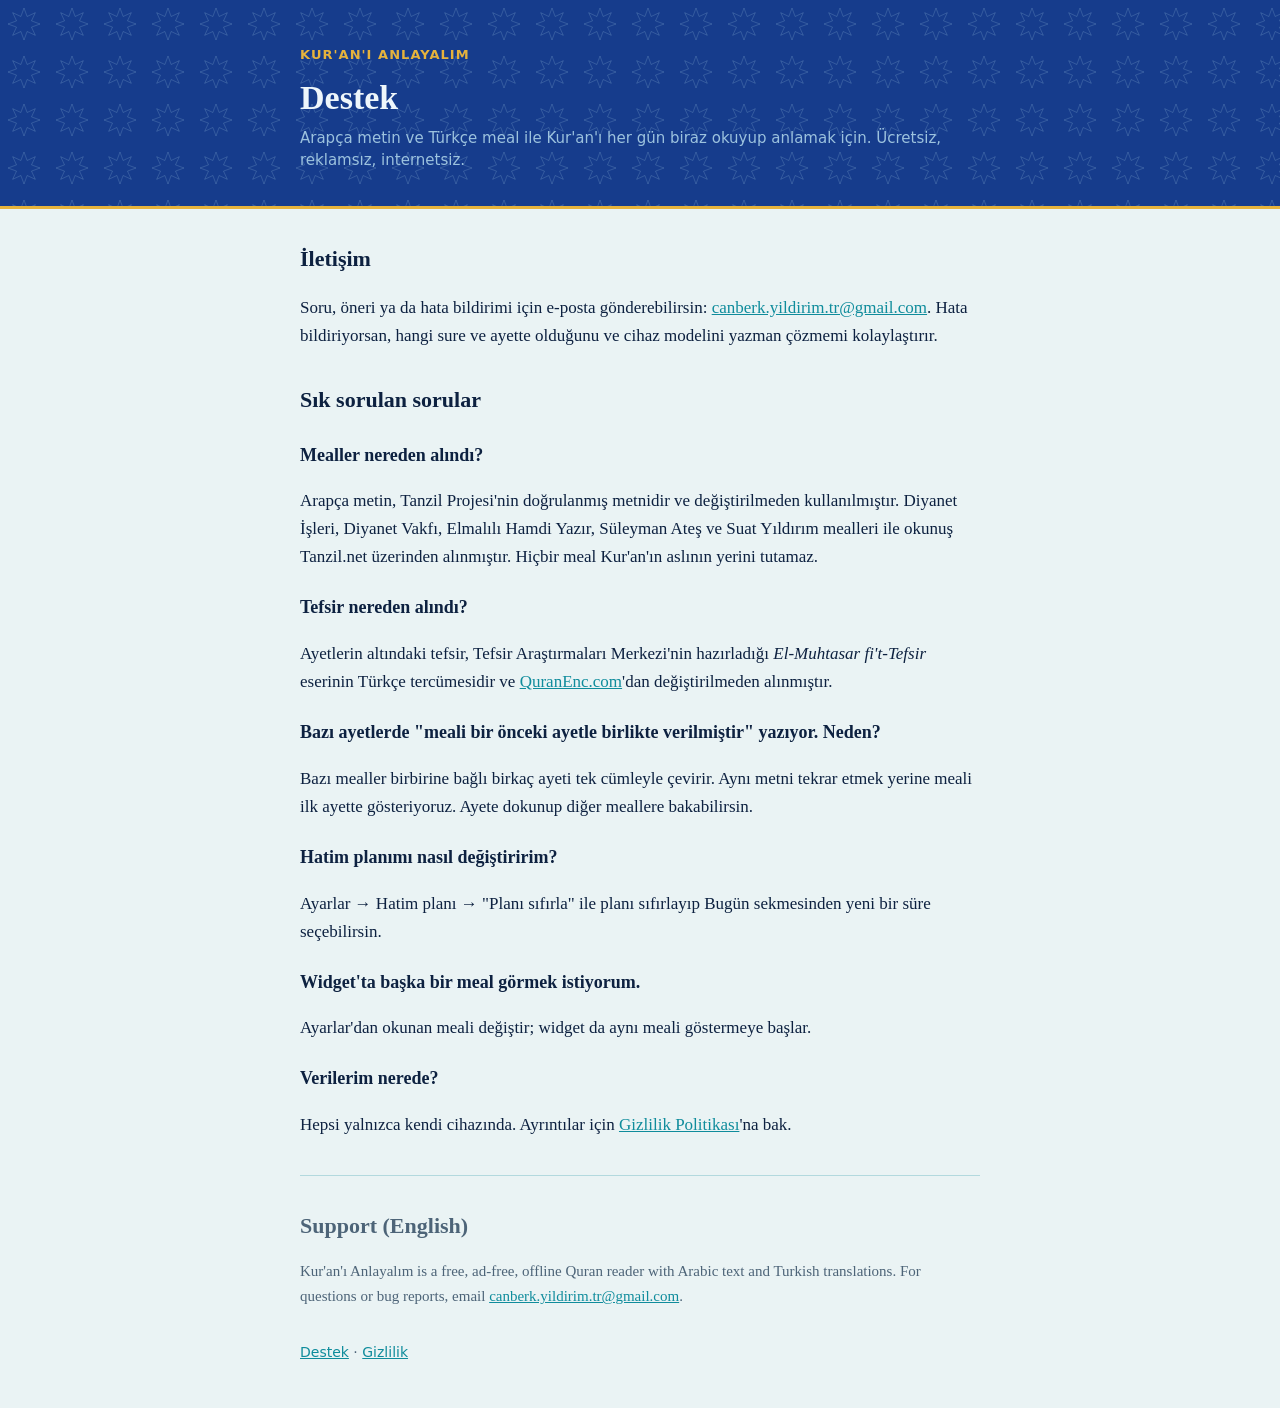
<file: index.html>
<!doctype html>
<html lang="tr">
<head>
<meta charset="utf-8">
<meta name="viewport" content="width=device-width, initial-scale=1">
<title>Kur'an'ı Anlayalım · Destek</title>
<link rel="stylesheet" href="style.css">
</head>
<body>
<header class="band">
  <div class="wrap">
    <span class="brand">Kur'an'ı Anlayalım</span>
    <h1>Destek</h1>
    <p class="meta">Arapça metin ve Türkçe meal ile Kur'an'ı her gün biraz okuyup anlamak için. Ücretsiz, reklamsız, internetsiz.</p>
  </div>
</header>

<main class="wrap">
  <h2>İletişim</h2>
  <p>Soru, öneri ya da hata bildirimi için e-posta gönderebilirsin: <a href="mailto:canberk.yildirim.tr@gmail.com?subject=Kur'an'ı%20Anlayalım">canberk.yildirim.tr@gmail.com</a>. Hata bildiriyorsan, hangi sure ve ayette olduğunu ve cihaz modelini yazman çözmemi kolaylaştırır.</p>

  <h2>Sık sorulan sorular</h2>

  <h3>Mealler nereden alındı?</h3>
  <p>Arapça metin, Tanzil Projesi'nin doğrulanmış metnidir ve değiştirilmeden kullanılmıştır. Diyanet İşleri, Diyanet Vakfı, Elmalılı Hamdi Yazır, Süleyman Ateş ve Suat Yıldırım mealleri ile okunuş Tanzil.net üzerinden alınmıştır. Hiçbir meal Kur'an'ın aslının yerini tutamaz.</p>

  <h3>Tefsir nereden alındı?</h3>
  <p>Ayetlerin altındaki tefsir, Tefsir Araştırmaları Merkezi'nin hazırladığı <em>El-Muhtasar fi't-Tefsir</em> eserinin Türkçe tercümesidir ve <a href="https://quranenc.com/tr/browse/turkish_mokhtasar">QuranEnc.com</a>'dan değiştirilmeden alınmıştır.</p>

  <h3>Bazı ayetlerde "meali bir önceki ayetle birlikte verilmiştir" yazıyor. Neden?</h3>
  <p>Bazı mealler birbirine bağlı birkaç ayeti tek cümleyle çevirir. Aynı metni tekrar etmek yerine meali ilk ayette gösteriyoruz. Ayete dokunup diğer meallere bakabilirsin.</p>

  <h3>Hatim planımı nasıl değiştiririm?</h3>
  <p>Ayarlar → Hatim planı → "Planı sıfırla" ile planı sıfırlayıp Bugün sekmesinden yeni bir süre seçebilirsin.</p>

  <h3>Widget'ta başka bir meal görmek istiyorum.</h3>
  <p>Ayarlar'dan okunan meali değiştir; widget da aynı meali göstermeye başlar.</p>

  <h3>Verilerim nerede?</h3>
  <p>Hepsi yalnızca kendi cihazında. Ayrıntılar için <a href="gizlilik.html">Gizlilik Politikası</a>'na bak.</p>

  <hr>
  <section lang="en" class="en">
    <h2>Support (English)</h2>
    <p>Kur'an'ı Anlayalım is a free, ad-free, offline Quran reader with Arabic text and Turkish translations. For questions or bug reports, email <a href="mailto:canberk.yildirim.tr@gmail.com">canberk.yildirim.tr@gmail.com</a>.</p>
  </section>
</main>

<footer class="wrap foot"><a href="./">Destek</a> · <a href="gizlilik.html">Gizlilik</a></footer>
</body>
</html>
</file>
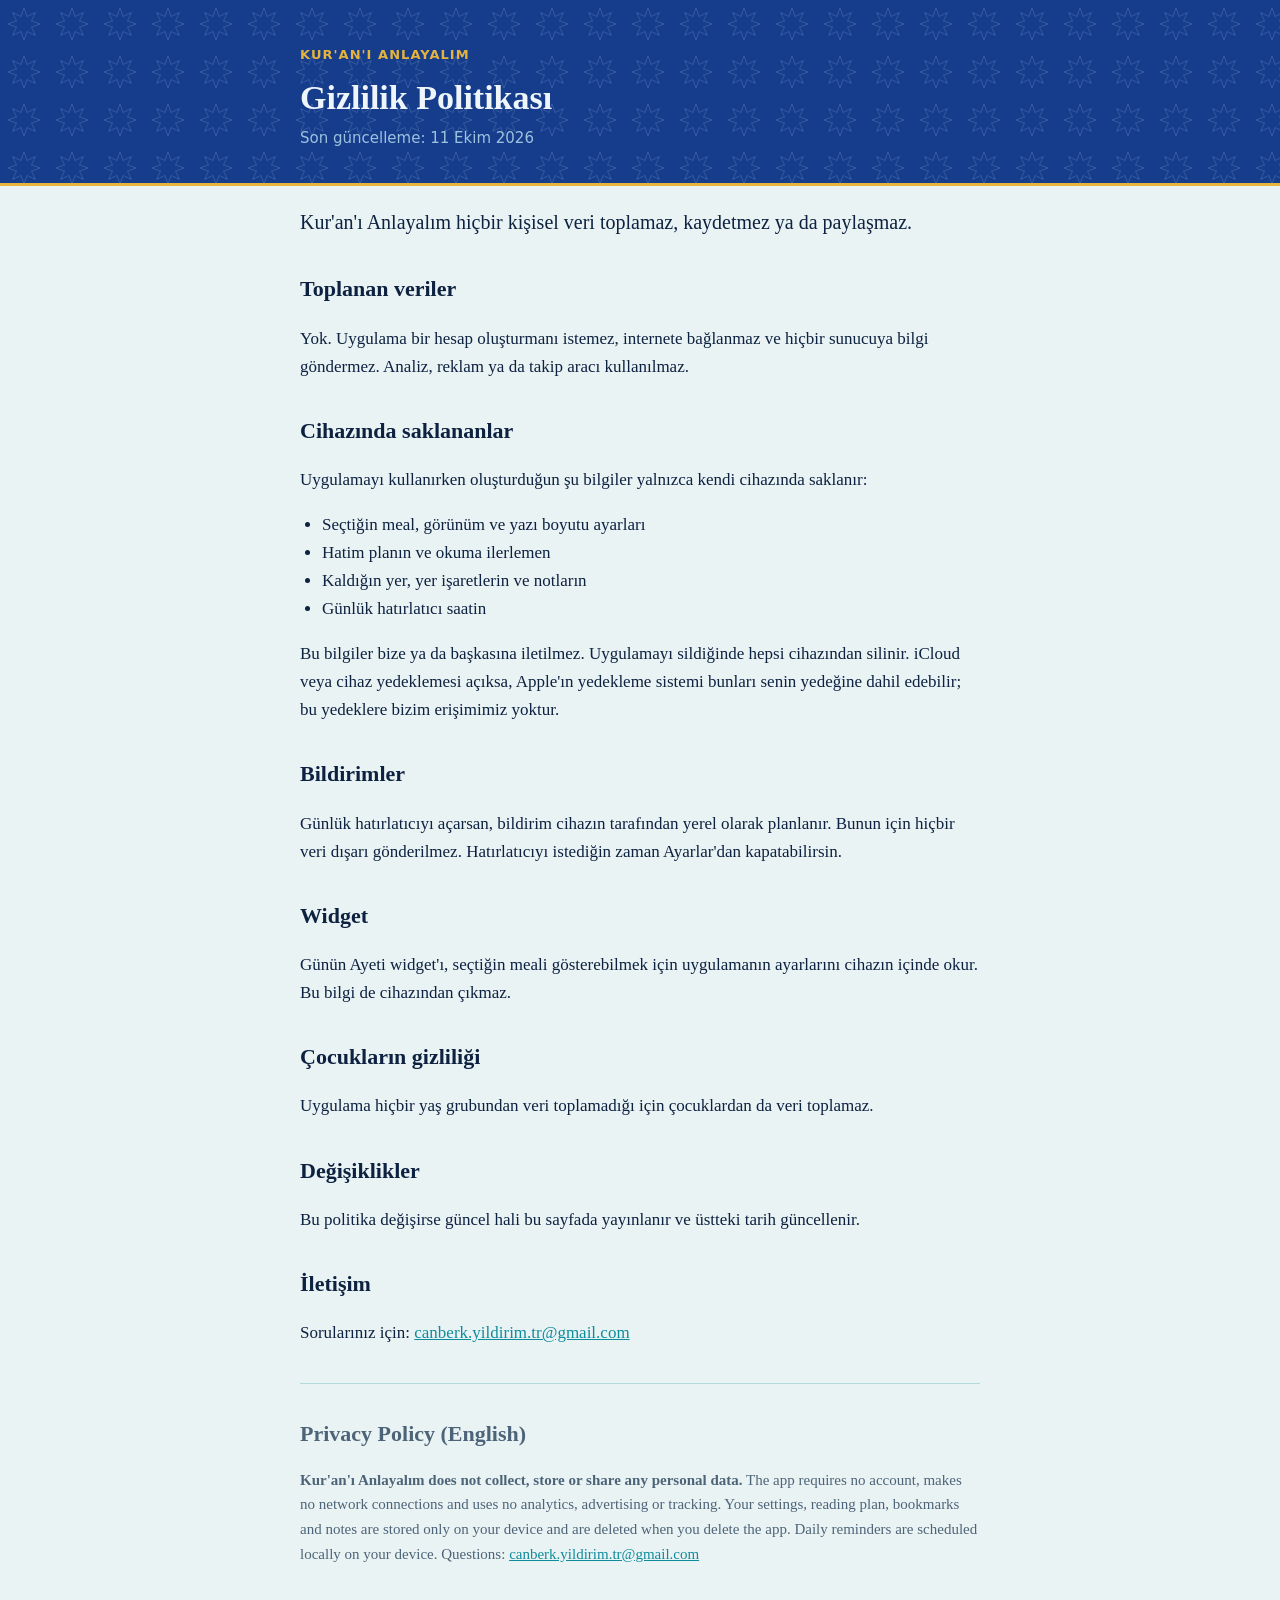
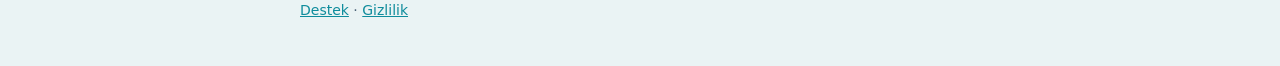
<file: gizlilik.html>
<!doctype html>
<html lang="tr">
<head>
<meta charset="utf-8">
<meta name="viewport" content="width=device-width, initial-scale=1">
<title>Gizlilik Politikası · Kur'an'ı Anlayalım</title>
<link rel="stylesheet" href="style.css">
</head>
<body>
<header class="band">
  <div class="wrap">
    <a class="brand" href="./">Kur'an'ı Anlayalım</a>
    <h1>Gizlilik Politikası</h1>
    <p class="meta">Son güncelleme: 11 Ekim 2026</p>
  </div>
</header>

<main class="wrap">
  <p class="lead">Kur'an'ı Anlayalım hiçbir kişisel veri toplamaz, kaydetmez ya da paylaşmaz.</p>

  <h2>Toplanan veriler</h2>
  <p>Yok. Uygulama bir hesap oluşturmanı istemez, internete bağlanmaz ve hiçbir sunucuya bilgi göndermez. Analiz, reklam ya da takip aracı kullanılmaz.</p>

  <h2>Cihazında saklananlar</h2>
  <p>Uygulamayı kullanırken oluşturduğun şu bilgiler yalnızca kendi cihazında saklanır:</p>
  <ul>
    <li>Seçtiğin meal, görünüm ve yazı boyutu ayarları</li>
    <li>Hatim planın ve okuma ilerlemen</li>
    <li>Kaldığın yer, yer işaretlerin ve notların</li>
    <li>Günlük hatırlatıcı saatin</li>
  </ul>
  <p>Bu bilgiler bize ya da başkasına iletilmez. Uygulamayı sildiğinde hepsi cihazından silinir. iCloud veya cihaz yedeklemesi açıksa, Apple'ın yedekleme sistemi bunları senin yedeğine dahil edebilir; bu yedeklere bizim erişimimiz yoktur.</p>

  <h2>Bildirimler</h2>
  <p>Günlük hatırlatıcıyı açarsan, bildirim cihazın tarafından yerel olarak planlanır. Bunun için hiçbir veri dışarı gönderilmez. Hatırlatıcıyı istediğin zaman Ayarlar'dan kapatabilirsin.</p>

  <h2>Widget</h2>
  <p>Günün Ayeti widget'ı, seçtiğin meali gösterebilmek için uygulamanın ayarlarını cihazın içinde okur. Bu bilgi de cihazından çıkmaz.</p>

  <h2>Çocukların gizliliği</h2>
  <p>Uygulama hiçbir yaş grubundan veri toplamadığı için çocuklardan da veri toplamaz.</p>

  <h2>Değişiklikler</h2>
  <p>Bu politika değişirse güncel hali bu sayfada yayınlanır ve üstteki tarih güncellenir.</p>

  <h2>İletişim</h2>
  <p>Sorularınız için: <a href="mailto:canberk.yildirim.tr@gmail.com">canberk.yildirim.tr@gmail.com</a></p>

  <hr>

  <section lang="en" class="en">
    <h2>Privacy Policy (English)</h2>
    <p><strong>Kur'an'ı Anlayalım does not collect, store or share any personal data.</strong> The app requires no account, makes no network connections and uses no analytics, advertising or tracking. Your settings, reading plan, bookmarks and notes are stored only on your device and are deleted when you delete the app. Daily reminders are scheduled locally on your device. Questions: <a href="mailto:canberk.yildirim.tr@gmail.com">canberk.yildirim.tr@gmail.com</a></p>
  </section>
</main>

<footer class="wrap foot"><a href="./">Destek</a> · <a href="gizlilik.html">Gizlilik</a></footer>
</body>
</html>
</file>
<file: style.css>
/* Same palette as the app (Vakit theme): paper, lapis panel, turquoise, gold. */
:root {
  --paper: #EAF3F4; --ink: #0D2140; --ink-soft: #4D6478;
  --panel: #163C8C; --on-panel: #EEF6FB; --on-panel-soft: #9CC2DE;
  --accent: #0F8C9C; --gold: #E6B33C; --rule: rgba(15, 140, 156, .25);
}
@media (prefers-color-scheme: dark) {
  :root {
    --paper: #07121F; --ink: #E4F0F5; --ink-soft: #8DA6B8;
    --panel: #0F2C66; --on-panel: #E4F0F5; --on-panel-soft: #86AED0;
    --accent: #4FD1D3; --gold: #E8BA4A; --rule: rgba(79, 209, 211, .25);
  }
}
* { box-sizing: border-box; }
html { -webkit-text-size-adjust: 100%; }
body {
  margin: 0; background: var(--paper); color: var(--ink);
  font: 17px/1.65 Georgia, "Iowan Old Style", "Times New Roman", serif;
}
.wrap { max-width: 720px; margin: 0 auto; padding: 0 20px; }
.band {
  background-color: var(--panel); color: var(--on-panel); padding: 40px 0 34px;
  border-bottom: 3px solid var(--gold);
  /* eight-pointed star tile, like the app's girih pattern */
  background-image: url("data:image/svg+xml,%3Csvg xmlns='http://www.w3.org/2000/svg' width='48' height='48' viewBox='0 0 48 48'%3E%3Cpath d='M24 8l3.1 8.5 8.2-3.8-3.8 8.2L40 24l-8.5 3.1 3.8 8.2-8.2-3.8L24 40l-3.1-8.5-8.2 3.8 3.8-8.2L8 24l8.5-3.1-3.8-8.2 8.2 3.8z' fill='none' stroke='%239CC2DE' stroke-opacity='.22'/%3E%3C/svg%3E");
}
.brand {
  font: 600 13px/1 -apple-system, system-ui, sans-serif; letter-spacing: .08em;
  text-transform: uppercase; color: var(--gold); text-decoration: none;
}
h1 { font-size: 34px; line-height: 1.2; margin: 10px 0 8px; }
.meta { margin: 0; color: var(--on-panel-soft); font: 15px/1.5 -apple-system, system-ui, sans-serif; }
main { padding: 28px 20px 12px; }
.lead { font-size: 20px; }
h2 { font-size: 22px; margin: 32px 0 6px; }
h3 { font-size: 18px; margin: 22px 0 4px; }
a { color: var(--accent); }
ul { padding-left: 22px; }
hr { border: 0; border-top: 1px solid var(--rule); margin: 36px 0 8px; }
.en { color: var(--ink-soft); font-size: 15px; }
.foot { padding: 20px 20px 48px; font: 14px -apple-system, system-ui, sans-serif; color: var(--ink-soft); }
</file>
